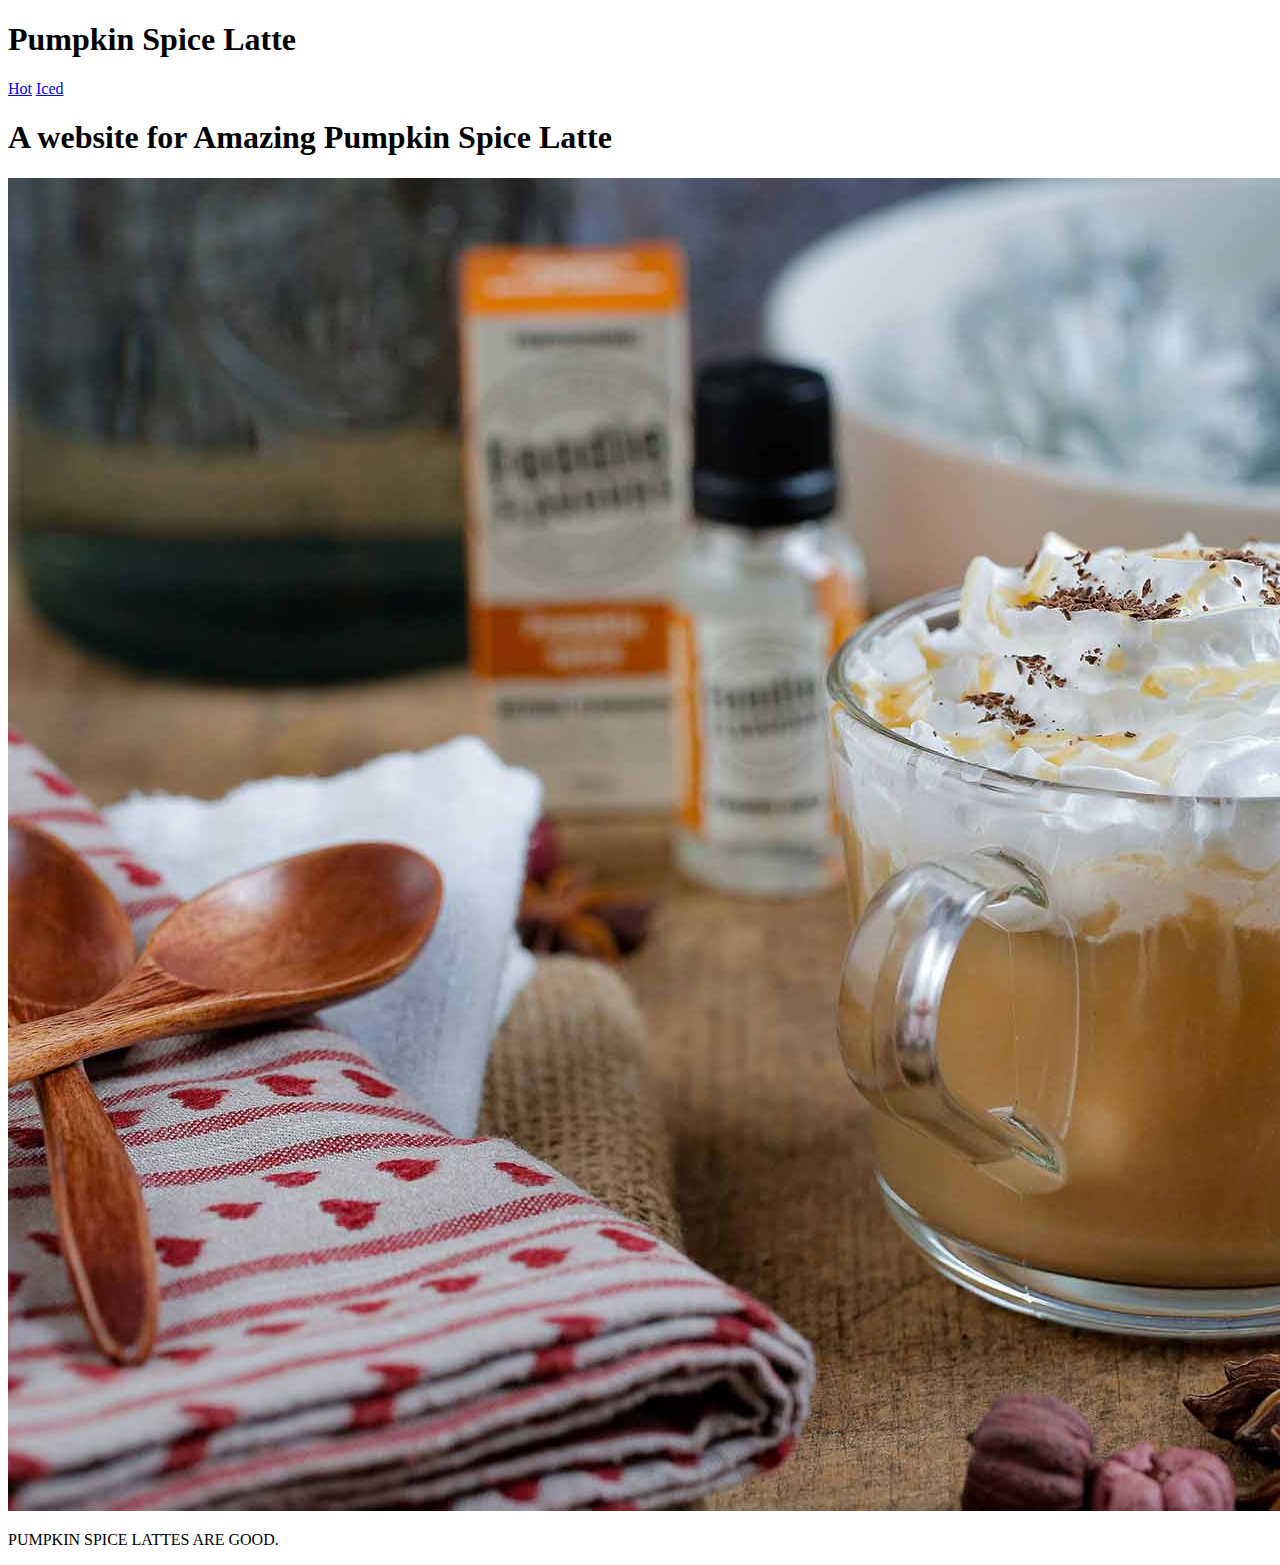
<file: LAB2/index.html>
<!DOCTYPE html>
<html lang="en">
    <body>
        <header>
           <h1>Pumpkin Spice Latte</h1>
        </header>
        <nav>
            <a href="#">Hot</a>
            <a href="#">Iced</a>
        </nav>
        <main>
            <h1>A website for Amazing Pumpkin Spice Latte</h1>
            <section>
                <img src="img/psl_large.jpg" alt="An image of a pumpkin latte">
                <p>
                    PUMPKIN SPICE LATTES ARE GOOD. 
                </p>
            </section>
        
        </main>
        <footer>
        </footer>
    </body>
</html>
</file>
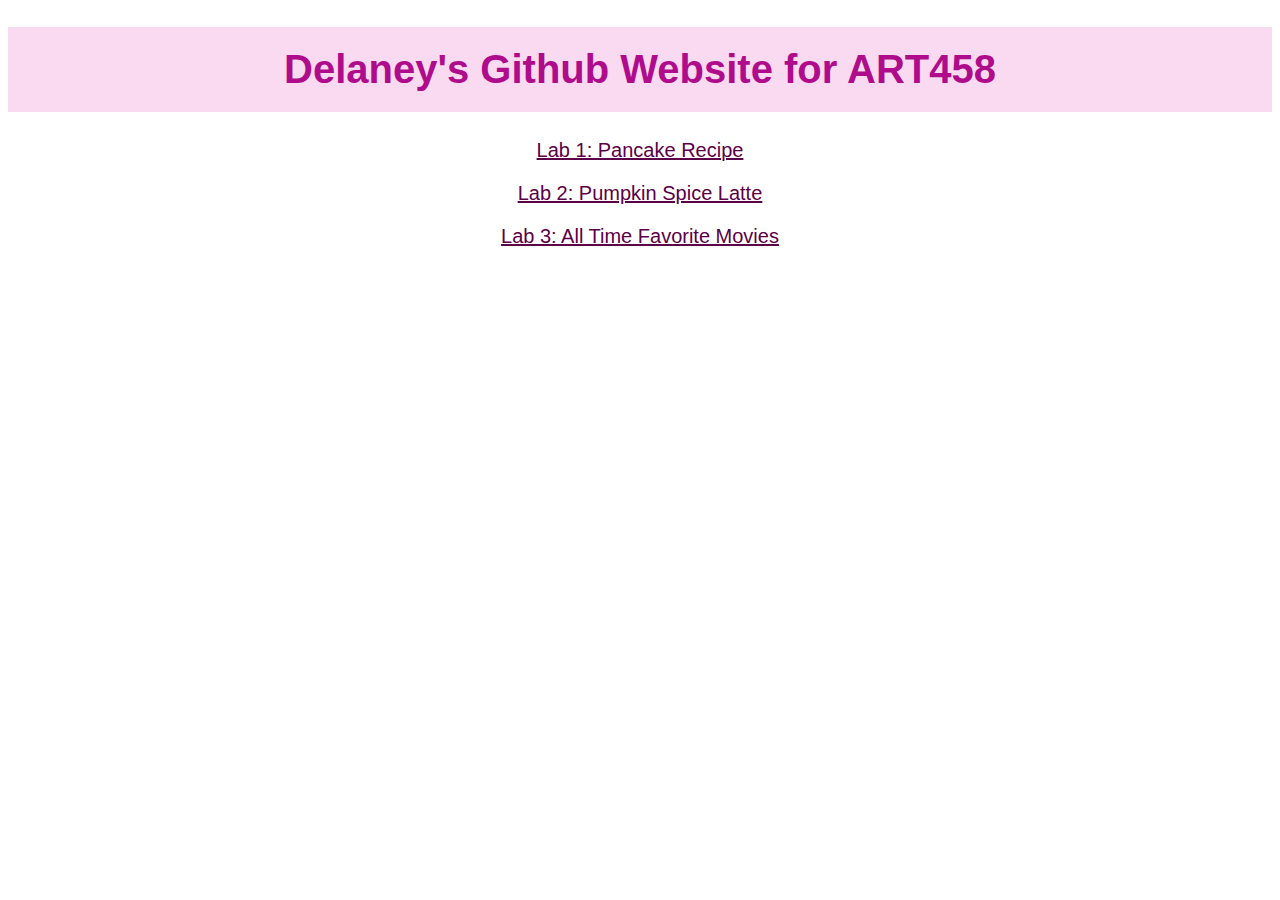
<file: My Website/index.html>
<!Doctype html>
<html lang="en">
    <body>
        <head>
            <meta charset="utf-8">
            <meta name="viewport">
            <link rel="stylesheet" href="style.css">
        </head>

        <main>
            <h1>
            Delaney's Github Website for ART458</h1>

            <p>
                <p><a href="/Welcome/index.html">Lab 1: Pancake Recipe</a></p>
                <p><a href="/LAB2/index.html">Lab 2: Pumpkin Spice Latte</a></p>
                <p><a href="/LAB3/index.html">Lab 3: All Time Favorite Movies</a></p>
            </p>
        </main>
    </body>
</html>
</file>
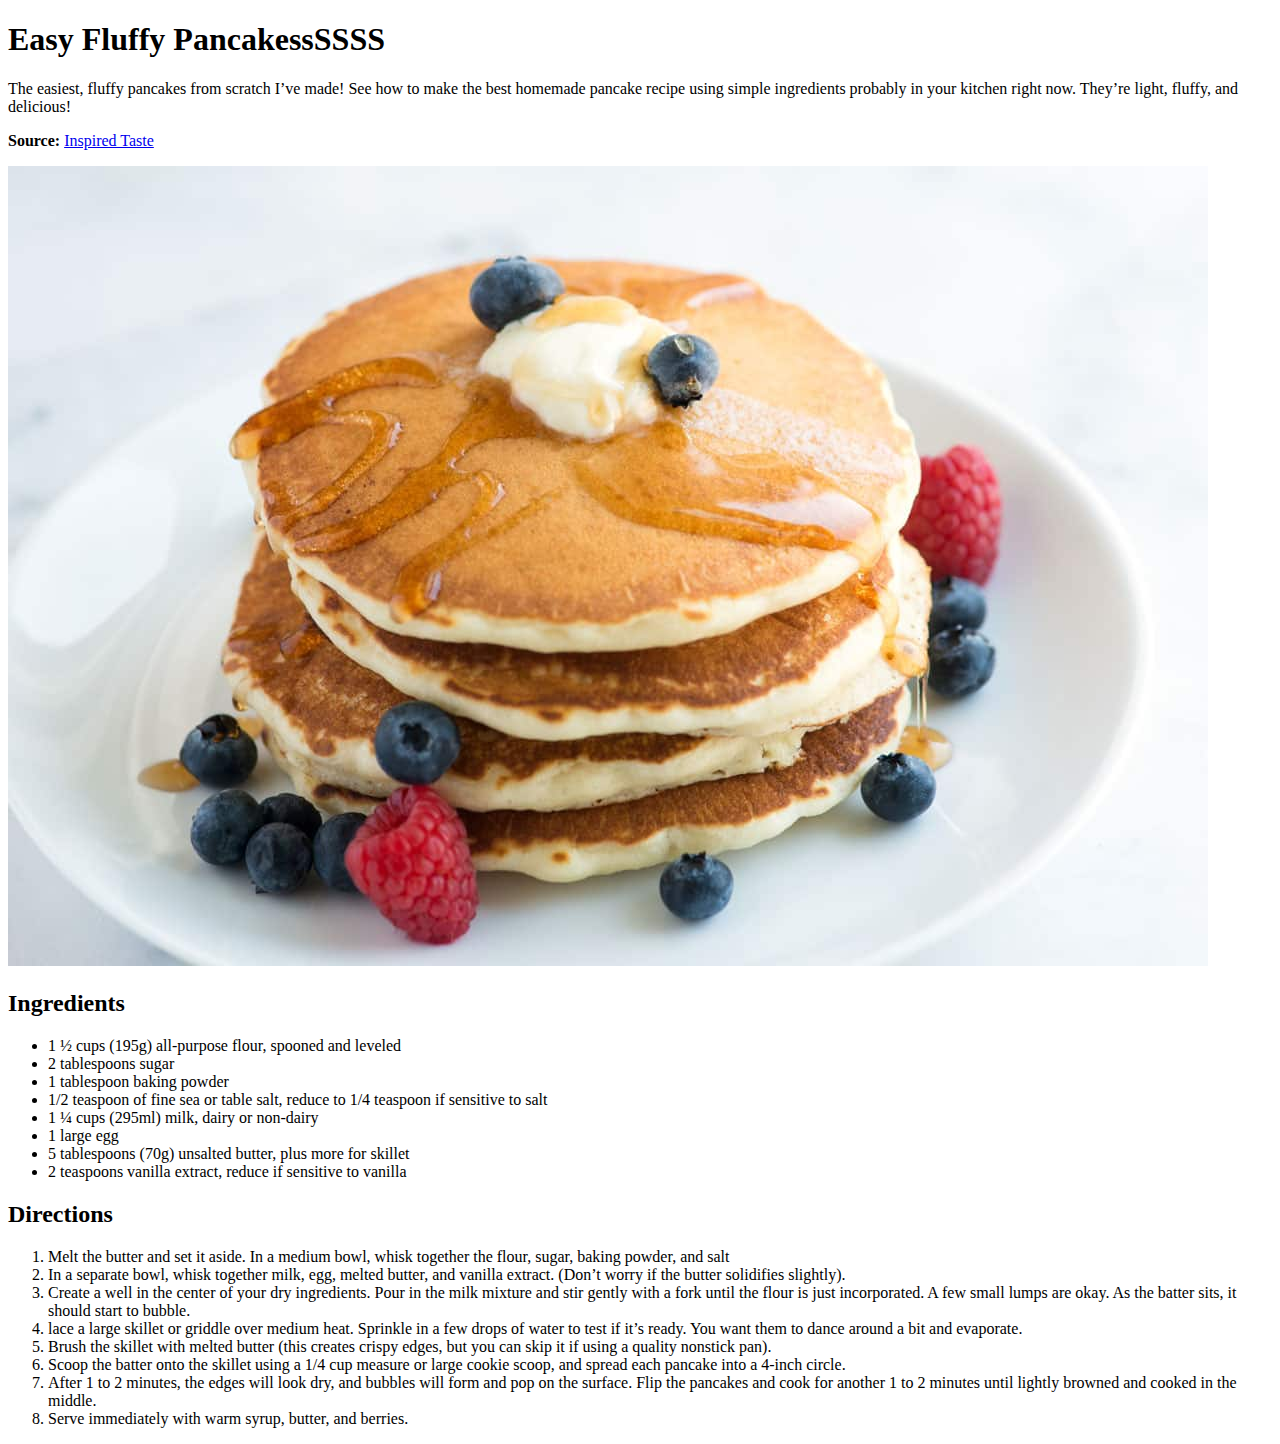
<file: Welcome/index.html>
<!DOCTYPE html>
<html lang="en">
<head>
    <meta charset="UTF-8">
    <meta name="viewport" content="width=device-width, initial-scale=1.0">
    <title>Delaney Hutton</title>
</head>
<body>
    
    <h1>Easy Fluffy PancakessSSSS</h1>
    <p>
        The easiest, fluffy pancakes from scratch I’ve made! See how to make the best homemade pancake recipe using simple ingredients probably in your kitchen right now. They’re light, fluffy, and delicious!
    </p>
    <p>
        <b>Source:</b>
        <a href="https://www.inspiredtaste.net/24593/essential-pancake-recipe/" target="_blank">Inspired Taste</a>
     </p>

     <img src="img/pancake-img.jpg" alt="An image of four pancakes with butter, blueberries, and raspberries.">
    
    <h2>Ingredients</h2>
    <ul>
        <li>1 ½ cups (195g) all-purpose flour, spooned and leveled</li>
        <li>2 tablespoons sugar</li>
        <li>1 tablespoon baking powder</li>
        <li>1/2 teaspoon of fine sea or table salt, reduce to 1/4 teaspoon if sensitive to salt</li>
        <li>1 ¼ cups (295ml) milk, dairy or non-dairy</li>
        <li>1 large egg</li>
        <li>5 tablespoons (70g) unsalted butter, plus more for skillet</li>
        <li>2 teaspoons vanilla extract, reduce if sensitive to vanilla</li>
    </ul>
    
    <h2>Directions</h2>
    <ol>
        <li>Melt the butter and set it aside. In a medium bowl, whisk together the flour, sugar, baking powder, and salt</li>
        <li>In a separate bowl, whisk together milk, egg, melted butter, and vanilla extract. (Don’t worry if the butter solidifies slightly).</li>
        <li>Create a well in the center of your dry ingredients. Pour in the milk mixture and stir gently with a fork until the flour is just incorporated. A few small lumps are okay. As the batter sits, it should start to bubble.</li>
        <li>lace a large skillet or griddle over medium heat. Sprinkle in a few drops of water to test if it’s ready. You want them to dance around a bit and evaporate.</li>
        <li>Brush the skillet with melted butter (this creates crispy edges, but you can skip it if using a quality nonstick pan).</li>
        <li>Scoop the batter onto the skillet using a 1/4 cup measure or large cookie scoop, and spread each pancake into a 4-inch circle.</li>
        <li>After 1 to 2 minutes, the edges will look dry, and bubbles will form and pop on the surface. Flip the pancakes and cook for another 1 to 2 minutes until lightly browned and cooked in the middle.</li>
        <li>Serve immediately with warm syrup, butter, and berries.</li>
    </ol>


</body>
</html>
</file>
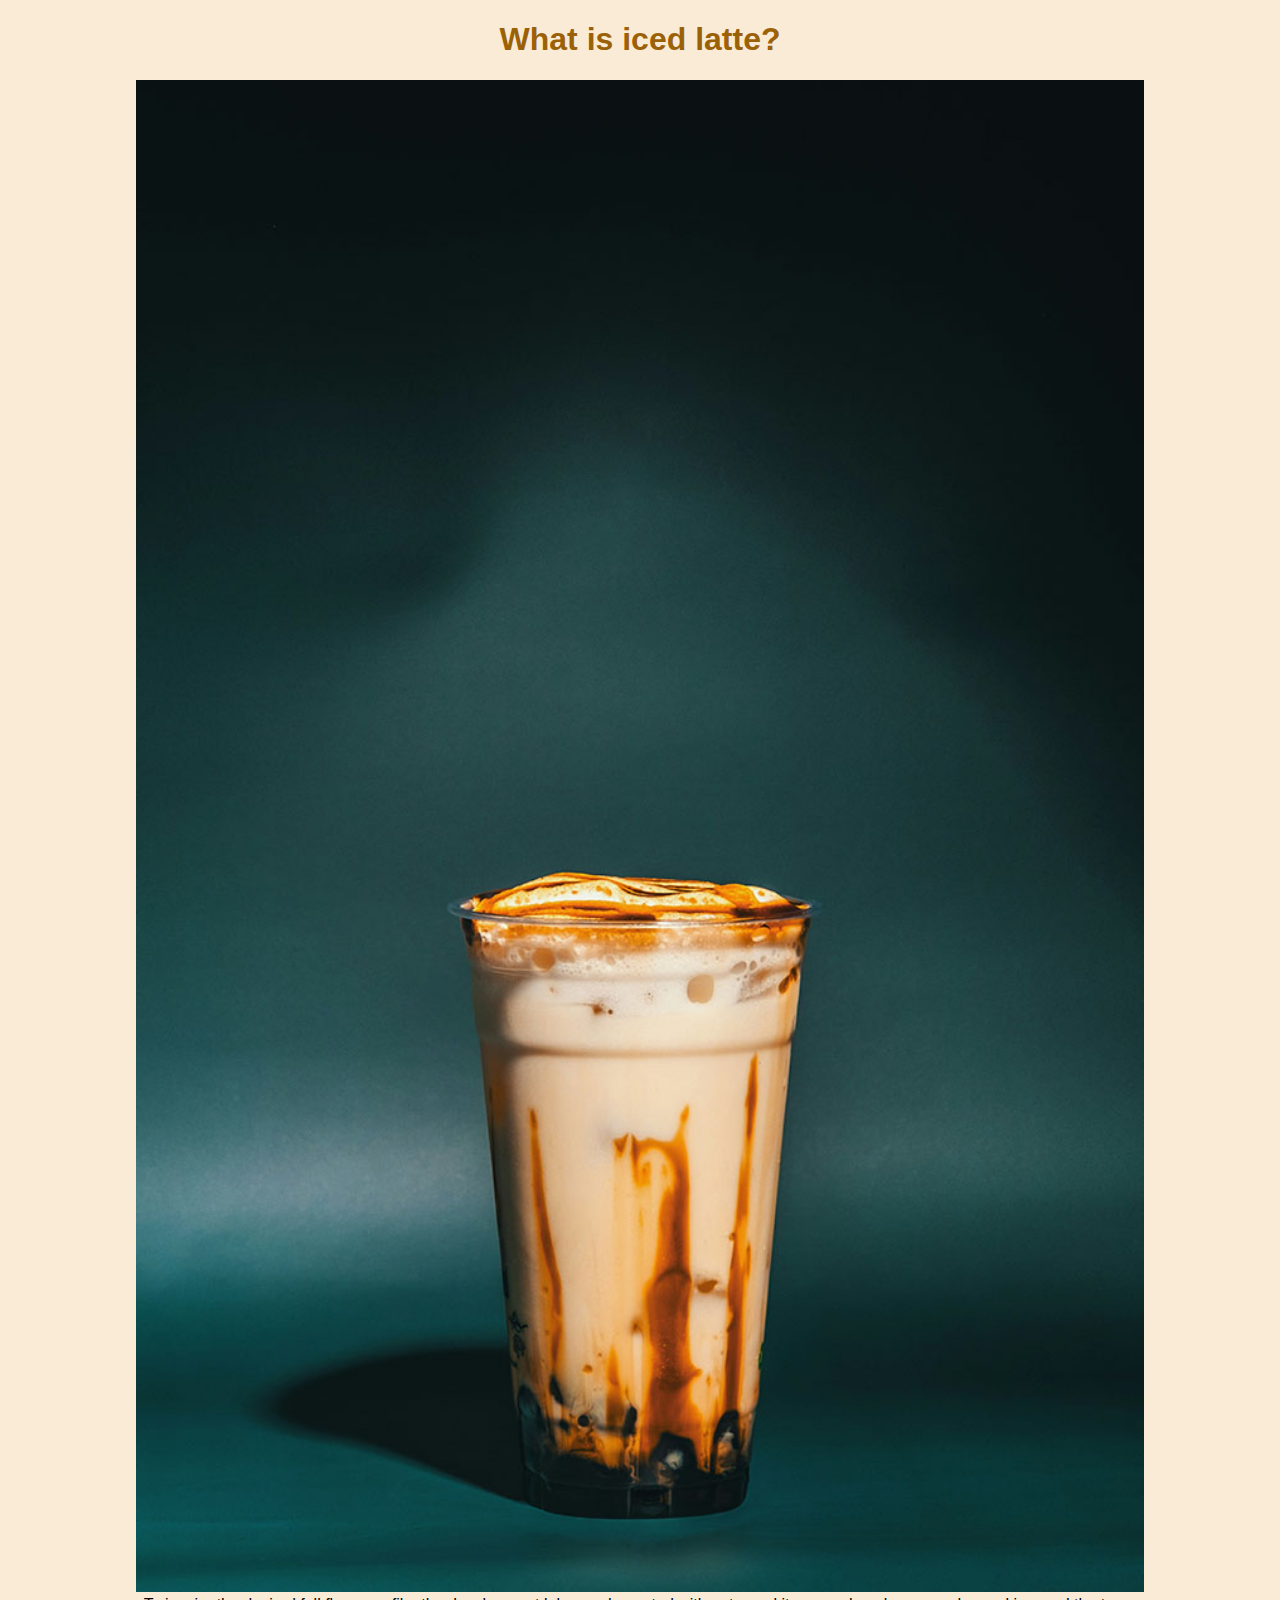
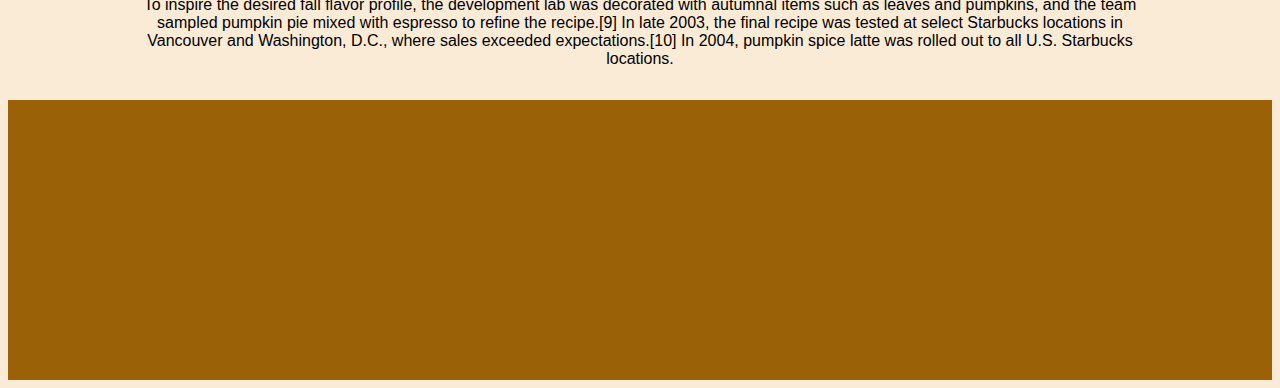
<file: LAB2/iced.html>
<!DOCTYPE html>
<html lang="en">
<head>
    <meta charset="UTF-8">
    <meta name="viewport" content="width=device-width, initial-scale=1.0">
    <title>iced latte</title>
    <link rel="stylesheet" href="style/style.css"
    <link rel="stylesheet" href="https://use.typekit.net/jaw4ccy.css">
</head>
<body>
    <main>
        <h1>What is iced latte?</h1>
        <img src="img/iced_latte_small.jpg" alt="photo of an iced pumpkin spice latte."
        <p>To inspire the desired fall flavor profile, the development lab was decorated with autumnal items such as leaves and pumpkins, and the team sampled pumpkin pie mixed with espresso to refine the recipe.[9] In late 2003, the final recipe was tested at select Starbucks locations in Vancouver and Washington, D.C., where sales exceeded expectations.[10] In 2004, pumpkin spice latte was rolled out to all U.S. Starbucks locations.</p>
    </main>

    <footer>
        
    </footer>
</body>
</html>
</file>
<file: My Website/style.css>
h1 {

    background-color:rgb(250, 218, 240);
    font-size: 30pt;
    font-family: Helvetica;

    padding: 20px;
    text-align:center;
    color:rgb(175, 12, 140);
}

p {
    font-family:Helvetica;
    font-size: 15pt;
    color:darkred;
    text-align:center;

}

a {
    color:rgb(92, 0, 72);
    text-align: center;
}
</file>
